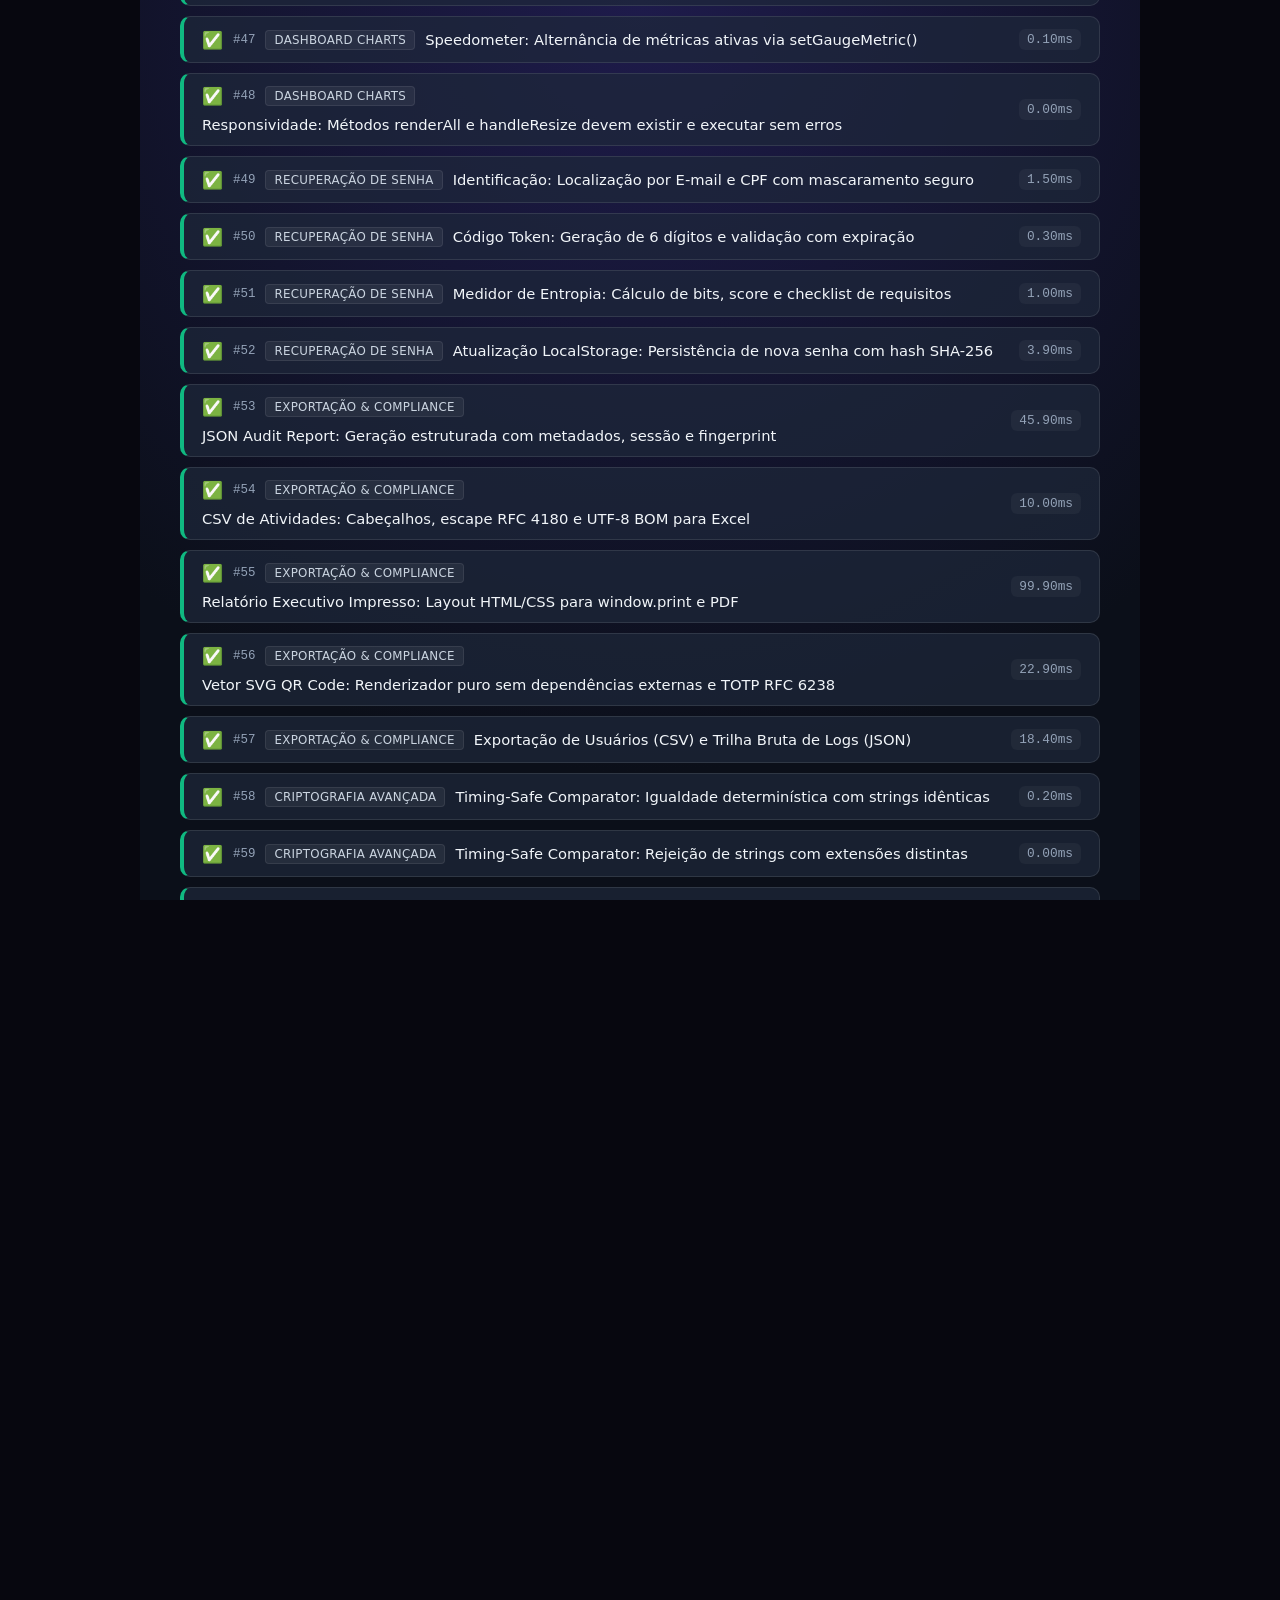
<file: index/tests.html>
<!DOCTYPE html>
<html lang="pt-BR">
<head>
    <meta charset="UTF-8">
    <meta name="viewport" content="width=device-width, initial-scale=1.0">
    <title>⚡ Test Runner Interativo & Validador de Arquitetura — Portal de Acesso</title>
    <link rel="stylesheet" href="../style/vegeta.css">
    <link rel="stylesheet" href="../style/particles.css">
    <style>
        :root {
            --bg-color: #0b0f19;
            --card-bg: rgba(30, 41, 59, 0.7);
            --card-border: rgba(255, 255, 255, 0.1);
            --text-color: #f8fafc;
            --text-muted: #94a3b8;
            --success-color: #10b981;
            --danger-color: #ef4444;
            --warning-color: #f59e0b;
            --primary-color: #3b82f6;
            --primary-hover: #2563eb;
            --accent-glow: rgba(59, 130, 246, 0.25);
        }

        * {
            box-sizing: border-box;
        }

        body {
            font-family: 'Segoe UI', system-ui, -apple-system, BlinkMacSystemFont, Roboto, sans-serif;
            background-color: var(--bg-color);
            background-image: radial-gradient(circle at 50% 0%, #1e1b4b 0%, #0b0f19 75%);
            color: var(--text-color);
            margin: 0;
            padding: 30px 20px;
            display: flex;
            flex-direction: column;
            align-items: center;
            min-height: 100vh;
        }

        .container {
            width: 100%;
            max-width: 960px;
        }

        header {
            display: flex;
            flex-wrap: wrap;
            justify-content: space-between;
            align-items: center;
            gap: 15px;
            margin-bottom: 25px;
            border-bottom: 1px solid var(--card-border);
            padding-bottom: 20px;
        }

        .header-title-box h1 {
            font-size: 1.65rem;
            margin: 0 0 6px 0;
            display: flex;
            align-items: center;
            gap: 10px;
            background: linear-gradient(135deg, #fff 30%, #93c5fd 100%);
            -webkit-background-clip: text;
            -webkit-text-fill-color: transparent;
        }

        .header-subtitle {
            font-size: 0.88rem;
            color: var(--text-muted);
            margin: 0;
        }

        .header-actions {
            display: flex;
            gap: 10px;
            align-items: center;
        }

        .btn-run {
            background: linear-gradient(135deg, #2563eb 0%, #1d4ed8 100%);
            color: white;
            border: 1px solid rgba(255, 255, 255, 0.15);
            padding: 10px 22px;
            border-radius: 8px;
            font-size: 0.95rem;
            font-weight: 600;
            cursor: pointer;
            box-shadow: 0 4px 14px var(--accent-glow);
            transition: all 0.2s ease;
            display: flex;
            align-items: center;
            gap: 8px;
        }

        .btn-run:hover {
            transform: translateY(-2px);
            box-shadow: 0 6px 20px rgba(59, 130, 246, 0.4);
            filter: brightness(1.1);
        }

        /* Summary Card */
        .summary-card {
            background: var(--card-bg);
            backdrop-filter: blur(12px);
            -webkit-backdrop-filter: blur(12px);
            border: 1px solid var(--card-border);
            border-radius: 14px;
            padding: 24px;
            margin-bottom: 25px;
            box-shadow: 0 8px 32px rgba(0, 0, 0, 0.25);
            transition: border-color 0.3s ease;
        }

        .summary-card.success {
            border-left: 6px solid var(--success-color);
        }

        .summary-card.has-failures {
            border-left: 6px solid var(--danger-color);
        }

        .summary-header {
            display: flex;
            justify-content: space-between;
            align-items: center;
            flex-wrap: wrap;
            gap: 10px;
            margin-bottom: 16px;
        }

        .summary-header h3 {
            margin: 0;
            font-size: 1.25rem;
            font-weight: 600;
        }

        .coverage-badge {
            background: rgba(59, 130, 246, 0.15);
            color: #93c5fd;
            border: 1px solid rgba(59, 130, 246, 0.3);
            padding: 4px 12px;
            border-radius: 20px;
            font-size: 0.8rem;
            font-weight: 600;
        }

        .progress-bar-container {
            width: 100%;
            height: 8px;
            background: rgba(255, 255, 255, 0.08);
            border-radius: 4px;
            overflow: hidden;
            margin-bottom: 20px;
        }

        .progress-bar {
            height: 100%;
            transition: width 0.4s ease;
        }

        .summary-stats {
            display: grid;
            grid-template-columns: repeat(auto-fit, minmax(135px, 1fr));
            gap: 12px;
        }

        .stat-item {
            background: rgba(255, 255, 255, 0.03);
            padding: 14px 10px;
            border-radius: 10px;
            text-align: center;
            border: 1px solid rgba(255, 255, 255, 0.05);
        }

        .stat-label {
            display: block;
            font-size: 0.78rem;
            color: var(--text-muted);
            text-transform: uppercase;
            letter-spacing: 0.5px;
            margin-bottom: 6px;
        }

        .stat-value {
            font-size: 1.45rem;
            font-weight: 700;
        }

        .text-success { color: var(--success-color); }
        .text-danger { color: var(--danger-color); }
        .text-warning { color: var(--warning-color); }
        .text-muted { color: var(--text-muted); }

        /* Controls & Filter toolbar */
        .controls-toolbar {
            background: var(--card-bg);
            border: 1px solid var(--card-border);
            border-radius: 12px;
            padding: 16px;
            margin-bottom: 20px;
            display: flex;
            flex-direction: column;
            gap: 14px;
        }

        .toolbar-row {
            display: flex;
            flex-wrap: wrap;
            justify-content: space-between;
            align-items: center;
            gap: 12px;
        }

        .search-box {
            position: relative;
            flex: 1;
            min-width: 240px;
        }

        .search-input {
            width: 100%;
            background: rgba(15, 23, 42, 0.6);
            border: 1px solid var(--card-border);
            border-radius: 8px;
            color: var(--text-color);
            padding: 8px 14px 8px 36px;
            font-size: 0.9rem;
            outline: none;
            transition: border-color 0.2s;
        }

        .search-input:focus {
            border-color: var(--primary-color);
        }

        .search-icon {
            position: absolute;
            left: 12px;
            top: 50%;
            transform: translateY(-50%);
            color: var(--text-muted);
            font-size: 0.9rem;
            pointer-events: none;
        }

        .status-filters {
            display: flex;
            gap: 6px;
        }

        .btn-filter {
            background: rgba(255, 255, 255, 0.05);
            color: var(--text-muted);
            border: 1px solid var(--card-border);
            padding: 6px 14px;
            border-radius: 6px;
            font-size: 0.82rem;
            cursor: pointer;
            transition: all 0.2s;
        }

        .btn-filter.active, .btn-filter:hover {
            background: rgba(59, 130, 246, 0.2);
            color: #fff;
            border-color: var(--primary-color);
        }

        .category-filters {
            display: flex;
            flex-wrap: wrap;
            gap: 6px;
        }

        .filter-chip {
            background: rgba(255, 255, 255, 0.03);
            color: var(--text-muted);
            border: 1px solid rgba(255, 255, 255, 0.07);
            padding: 4px 10px;
            border-radius: 14px;
            font-size: 0.78rem;
            cursor: pointer;
            transition: all 0.2s;
        }

        .filter-chip.active, .filter-chip:hover {
            background: rgba(59, 130, 246, 0.25);
            color: #93c5fd;
            border-color: var(--primary-color);
        }

        /* Test List */
        .test-list {
            display: flex;
            flex-direction: column;
            gap: 10px;
        }

        .test-item {
            background: var(--card-bg);
            border: 1px solid var(--card-border);
            border-radius: 10px;
            overflow: hidden;
            transition: all 0.2s ease;
        }

        .test-item:hover {
            border-color: rgba(255, 255, 255, 0.2);
            box-shadow: 0 4px 12px rgba(0, 0, 0, 0.15);
        }

        .test-item.passed {
            border-left: 4px solid var(--success-color);
        }

        .test-item.failed {
            border-left: 4px solid var(--danger-color);
        }

        .test-header {
            padding: 12px 18px;
            display: flex;
            align-items: center;
            justify-content: space-between;
            cursor: pointer;
            user-select: none;
            gap: 10px;
        }

        .test-header:hover {
            background: rgba(255, 255, 255, 0.02);
        }

        .test-name {
            font-weight: 500;
            display: flex;
            align-items: center;
            gap: 10px;
            flex-wrap: wrap;
            font-size: 0.92rem;
        }

        .status-icon {
            font-size: 1.05rem;
        }

        .test-number {
            font-size: 0.78rem;
            color: var(--text-muted);
            font-family: monospace;
        }

        .category-badge {
            background: rgba(255, 255, 255, 0.06);
            color: #cbd5e1;
            padding: 2px 8px;
            border-radius: 4px;
            font-size: 0.74rem;
            text-transform: uppercase;
            letter-spacing: 0.3px;
            border: 1px solid rgba(255, 255, 255, 0.08);
        }

        .title-text {
            color: #f1f5f9;
        }

        .test-duration {
            font-size: 0.8rem;
            color: var(--text-muted);
            background: rgba(255, 255, 255, 0.04);
            padding: 3px 8px;
            border-radius: 6px;
            font-family: monospace;
            white-space: nowrap;
        }

        .test-error {
            background: rgba(239, 68, 68, 0.08);
            border-top: 1px solid rgba(239, 68, 68, 0.2);
            padding: 16px;
            display: none;
        }

        .test-item.failed .test-error,
        .test-item.expanded .test-error {
            display: block;
        }

        .test-error pre {
            margin: 0;
            font-family: 'Cascadia Code', Consolas, Monaco, monospace;
            font-size: 0.82rem;
            color: #fca5a5;
            white-space: pre-wrap;
            word-break: break-all;
            line-height: 1.5;
        }

        .running-indicator {
            text-align: center;
            padding: 40px;
            color: var(--text-muted);
            font-size: 1rem;
            display: flex;
            align-items: center;
            justify-content: center;
            gap: 12px;
        }

        .spinner {
            width: 20px;
            height: 20px;
            border: 3px solid rgba(255, 255, 255, 0.1);
            border-top-color: var(--primary-color);
            border-radius: 50%;
            animation: spin 0.8s linear infinite;
        }

        @keyframes spin {
            to { transform: rotate(360deg); }
        }

        .no-tests-msg {
            text-align: center;
            padding: 30px;
            color: var(--text-muted);
            background: var(--card-bg);
            border-radius: 8px;
            border: 1px dashed var(--card-border);
        }

        .nav-links {
            margin-top: 35px;
            text-align: center;
            padding-top: 20px;
            border-top: 1px solid var(--card-border);
            display: flex;
            justify-content: center;
            gap: 16px;
            font-size: 0.9rem;
        }

        .nav-links a {
            color: #60a5fa;
            text-decoration: none;
            transition: color 0.2s;
        }

        .nav-links a:hover {
            color: #93c5fd;
            text-decoration: underline;
        }
    </style>
</head>
<body>
    <div class="container">
        <header>
            <div class="header-title-box">
                <h1>⚡ Test Runner & Architecture Validator</h1>
                <p class="header-subtitle">Bateria de Testes Automatizados Nativa — Portal de Acesso v2.0</p>
            </div>
            <div class="header-actions">
                <button class="btn-run" onclick="window.runUnitTests()">
                    <span>🔄</span> Executar Testes
                </button>
            </div>
        </header>

        <!-- Summary & Stats Section -->
        <div id="test-summary">
            <!-- Dynamic summary cards injected by runner -->
        </div>

        <!-- Filter & Search Toolbar -->
        <div class="controls-toolbar">
            <div class="toolbar-row">
                <div class="search-box">
                    <span class="search-icon">🔍</span>
                    <input type="text" class="search-input" id="search-input" 
                           placeholder="Pesquisar testes por nome ou módulo..." 
                           oninput="window.testRunnerInstance.setSearchQuery(this.value)">
                </div>
                <div class="status-filters">
                    <button class="btn-filter active" onclick="setStatusFilter(this, 'all')">Todos</button>
                    <button class="btn-filter" onclick="setStatusFilter(this, 'passed')">Passaram</button>
                    <button class="btn-filter" onclick="setStatusFilter(this, 'failed')">Falharam</button>
                </div>
            </div>
            <!-- Category Chips -->
            <div class="category-filters" id="category-filters">
                <!-- Injected dynamically by TestRunner -->
            </div>
        </div>

        <!-- Test Results Container -->
        <div class="test-list" id="test-results">
            <!-- Test cards injected here -->
        </div>

        <!-- Navigation Footer -->
        <div class="nav-links">
            <a href="index.html">← Retornar ao Portal Principal</a>
            <span style="color: var(--card-border)">•</span>
            <a href="forgot-password.html">Recuperação de Senha</a>
            <span style="color: var(--card-border)">•</span>
            <a href="dashboard.html">Painel de Métricas (Dashboard)</a>
            <span style="color: var(--card-border)">•</span>
            <a href="goku.html">Modo Clássico (DBZ)</a>
        </div>
    </div>

    <script>
        function setStatusFilter(button, status) {
            document.querySelectorAll('.status-filters .btn-filter').forEach(btn => btn.classList.remove('active'));
            button.classList.add('active');
            if (window.testRunnerInstance) {
                window.testRunnerInstance.setStatusFilter(status);
            }
        }
    </script>

    <!-- Application scripts under test -->
    <script src="../js/validators.js"></script>
    <script src="../js/security.js"></script>
    <script src="../js/cep-service.js"></script>
    <script src="../js/auth-service.js"></script>
    <script src="../js/password-recovery.js"></script>
    <script src="../js/dashboard-charts.js"></script>
    <script src="../js/export-service.js"></script>
    <script src="../js/capsule-simulator.js"></script>
    <!-- Comprehensive unit test suite -->
    <script src="../js/unit-tests.js"></script>
</body>
</html>
</file>
<file: style/vegeta.css>
@charset "UTF-8";

:root {
  --bg-dark: #07070f;
  --glass-bg: rgba(13, 13, 24, 0.75);
  --glass-border: rgba(0, 240, 255, 0.25);
  --neon-cyan: #00f0ff;
  --neon-purple: #9333ea;
  --neon-gold: #ffd700;
  --text-primary: #f8fafc;
  --text-secondary: #94a3b8;
  --error-color: #ff3366;
  --success-color: #00ffcc;
}

html, body {
  height: 100%;
  margin: 0;
  padding: 0;
  font-family: 'Segoe UI', Tahoma, Geneva, Verdana, sans-serif;
  background-color: var(--bg-dark);
  color: var(--text-primary);
  display: flex;
  align-items: center;
  justify-content: center;
  overflow-x: hidden;
}

.container {
  width: 100%;
  max-width: 520px;
  padding: 20px;
  box-sizing: border-box;
}

/* Dark Glassmorphism Login Box with Neon Gradient Border */
.login-box {
  background: var(--glass-bg);
  backdrop-filter: blur(16px);
  -webkit-backdrop-filter: blur(16px);
  border: 1px solid var(--glass-border);
  border-radius: 16px;
  padding: 40px 35px;
  box-shadow: 0 20px 50px rgba(0, 0, 0, 0.8), 
              0 0 30px rgba(0, 240, 255, 0.1);
  position: relative;
  overflow: hidden;
}

.login-box::before {
  content: '';
  position: absolute;
  top: 0;
  left: 0;
  right: 0;
  height: 2px;
  background: linear-gradient(90deg, var(--neon-purple), var(--neon-cyan), var(--neon-gold));
  animation: borderGlow 4s linear infinite;
}

@keyframes borderGlow {
  0% { filter: hue-rotate(0deg); }
  100% { filter: hue-rotate(360deg); }
}

.login-box h2 {
  color: var(--text-primary);
  font-weight: 700;
  letter-spacing: 1.5px;
  margin-bottom: 35px;
  text-align: center;
  text-shadow: 0 0 10px rgba(0, 240, 255, 0.5);
}

/* Floating Inputs / Modern Form Controls */
.form-group {
  position: relative;
  margin-bottom: 25px;
}

.form-group label {
  color: var(--text-secondary);
  font-size: 0.9rem;
  font-weight: 500;
  margin-bottom: 8px;
  display: block;
  transition: color 0.3s ease;
}

.form-control {
  background: rgba(255, 255, 255, 0.03);
  color: var(--text-primary);
  border: 1px solid rgba(255, 255, 255, 0.1);
  border-radius: 8px;
  padding: 12px 16px;
  height: auto;
  font-size: 1rem;
  transition: all 0.3s cubic-bezier(0.4, 0, 0.2, 1);
}

.form-control:focus {
  background: rgba(0, 240, 255, 0.05);
  color: var(--text-primary);
  border-color: var(--neon-cyan);
  box-shadow: 0 0 15px rgba(0, 240, 255, 0.3), inset 0 0 5px rgba(0, 240, 255, 0.1);
  outline: none;
}

/* Energy Hover Button Effect */
.btn-primary {
  background: linear-gradient(135deg, var(--neon-purple), var(--neon-cyan));
  border: none;
  border-radius: 8px;
  color: #fff;
  font-weight: 600;
  font-size: 1.05rem;
  letter-spacing: 1px;
  padding: 14px;
  width: 100%;
  margin-top: 10px;
  box-shadow: 0 4px 15px rgba(147, 51, 234, 0.4);
  transition: all 0.4s ease;
  position: relative;
  overflow: hidden;
  cursor: pointer;
}

.btn-primary::after {
  content: '';
  position: absolute;
  top: -50%;
  left: -50%;
  width: 200%;
  height: 200%;
  background: rgba(255, 255, 255, 0.15);
  transform: rotate(45deg) translateY(-100%);
  transition: transform 0.6s ease;
}

.btn-primary:hover {
  background: linear-gradient(135deg, var(--neon-cyan), var(--neon-purple));
  box-shadow: 0 0 25px var(--neon-cyan), 0 0 40px var(--neon-purple);
  transform: translateY(-2px);
}

.btn-primary:hover::after {
  transform: rotate(45deg) translateY(100%);
}

#message {
  margin-top: 20px;
  text-align: center;
  font-weight: 500;
}

/* SweetAlert2 Cyberpunk Customization */
.swal2-popup {
  background: rgba(10, 10, 18, 0.95) !important;
  backdrop-filter: blur(20px) !important;
  border: 1px solid var(--neon-cyan) !important;
  border-radius: 16px !important;
  box-shadow: 0 0 30px rgba(0, 240, 255, 0.4) !important;
  color: var(--text-primary) !important;
  font-size: 1.2rem !important;
  font-family: 'Segoe UI', Tahoma, Geneva, Verdana, sans-serif !important;
}

.swal2-title {
  color: var(--text-primary) !important;
  text-shadow: 0 0 10px rgba(0, 240, 255, 0.6);
}

.swal2-html-container {
  color: var(--text-secondary) !important;
}

.swal2-styled.swal2-confirm {
  background: linear-gradient(135deg, var(--neon-purple), var(--neon-cyan)) !important;
  box-shadow: 0 0 15px rgba(0, 240, 255, 0.4) !important;
  border-radius: 8px !important;
  font-weight: 600 !important;
}

.swal2-styled.swal2-confirm:hover {
  box-shadow: 0 0 25px var(--neon-cyan) !important;
}

/* Responsive Adjustments */
@media (max-width: 576px) {
  .container {
    padding: 10px;
  }
  .login-box {
    padding: 25px 20px;
    border-radius: 12px;
  }
  .login-box h2 {
    font-size: 1.5rem;
    margin-bottom: 25px;
  }
}
</file>
<file: style/particles.css>
/* Saiyan Cyberpunk Pure CSS Particle & Aura Effects */
.particle-container {
  position: fixed;
  top: 0;
  left: 0;
  width: 100vw;
  height: 100vh;
  overflow: hidden;
  z-index: -1;
  pointer-events: none;
  background: radial-gradient(circle at center, #0f0c1b 0%, #050508 100%);
}

.energy-particle {
  position: absolute;
  width: 3px;
  height: 3px;
  background: #00f0ff;
  box-shadow: 0 0 8px #00f0ff, 0 0 15px #9333ea;
  border-radius: 50%;
  animation: floatUp 8s linear infinite;
  opacity: 0.6;
}

.energy-particle:nth-child(2n) {
  background: #ffd700;
  box-shadow: 0 0 8px #ffd700, 0 0 15px #ff4500;
  animation-duration: 6s;
  animation-delay: 1s;
}

.energy-particle:nth-child(3n) {
  background: #9333ea;
  box-shadow: 0 0 10px #9333ea;
  animation-duration: 10s;
  animation-delay: 2s;
}

@keyframes floatUp {
  0% {
    transform: translateY(105vh) translateX(0) scale(0.5);
    opacity: 0;
  }
  20% {
    opacity: 0.8;
  }
  80% {
    opacity: 0.8;
  }
  100% {
    transform: translateY(-10vh) translateX(50px) scale(1.2);
    opacity: 0;
  }
}

/* Generate multiple particles via inline styles or simple loop in CSS */
.energy-particle:nth-child(1) { left: 10%; animation-delay: 0s; }
.energy-particle:nth-child(2) { left: 20%; animation-delay: 1.5s; }
.energy-particle:nth-child(3) { left: 30%; animation-delay: 3s; }
.energy-particle:nth-child(4) { left: 40%; animation-delay: 0.5s; }
.energy-particle:nth-child(5) { left: 50%; animation-delay: 2s; }
.energy-particle:nth-child(6) { left: 60%; animation-delay: 4s; }
.energy-particle:nth-child(7) { left: 70%; animation-delay: 1s; }
.energy-particle:nth-child(8) { left: 80%; animation-delay: 2.5s; }
.energy-particle:nth-child(9) { left: 90%; animation-delay: 3.5s; }
</file>
